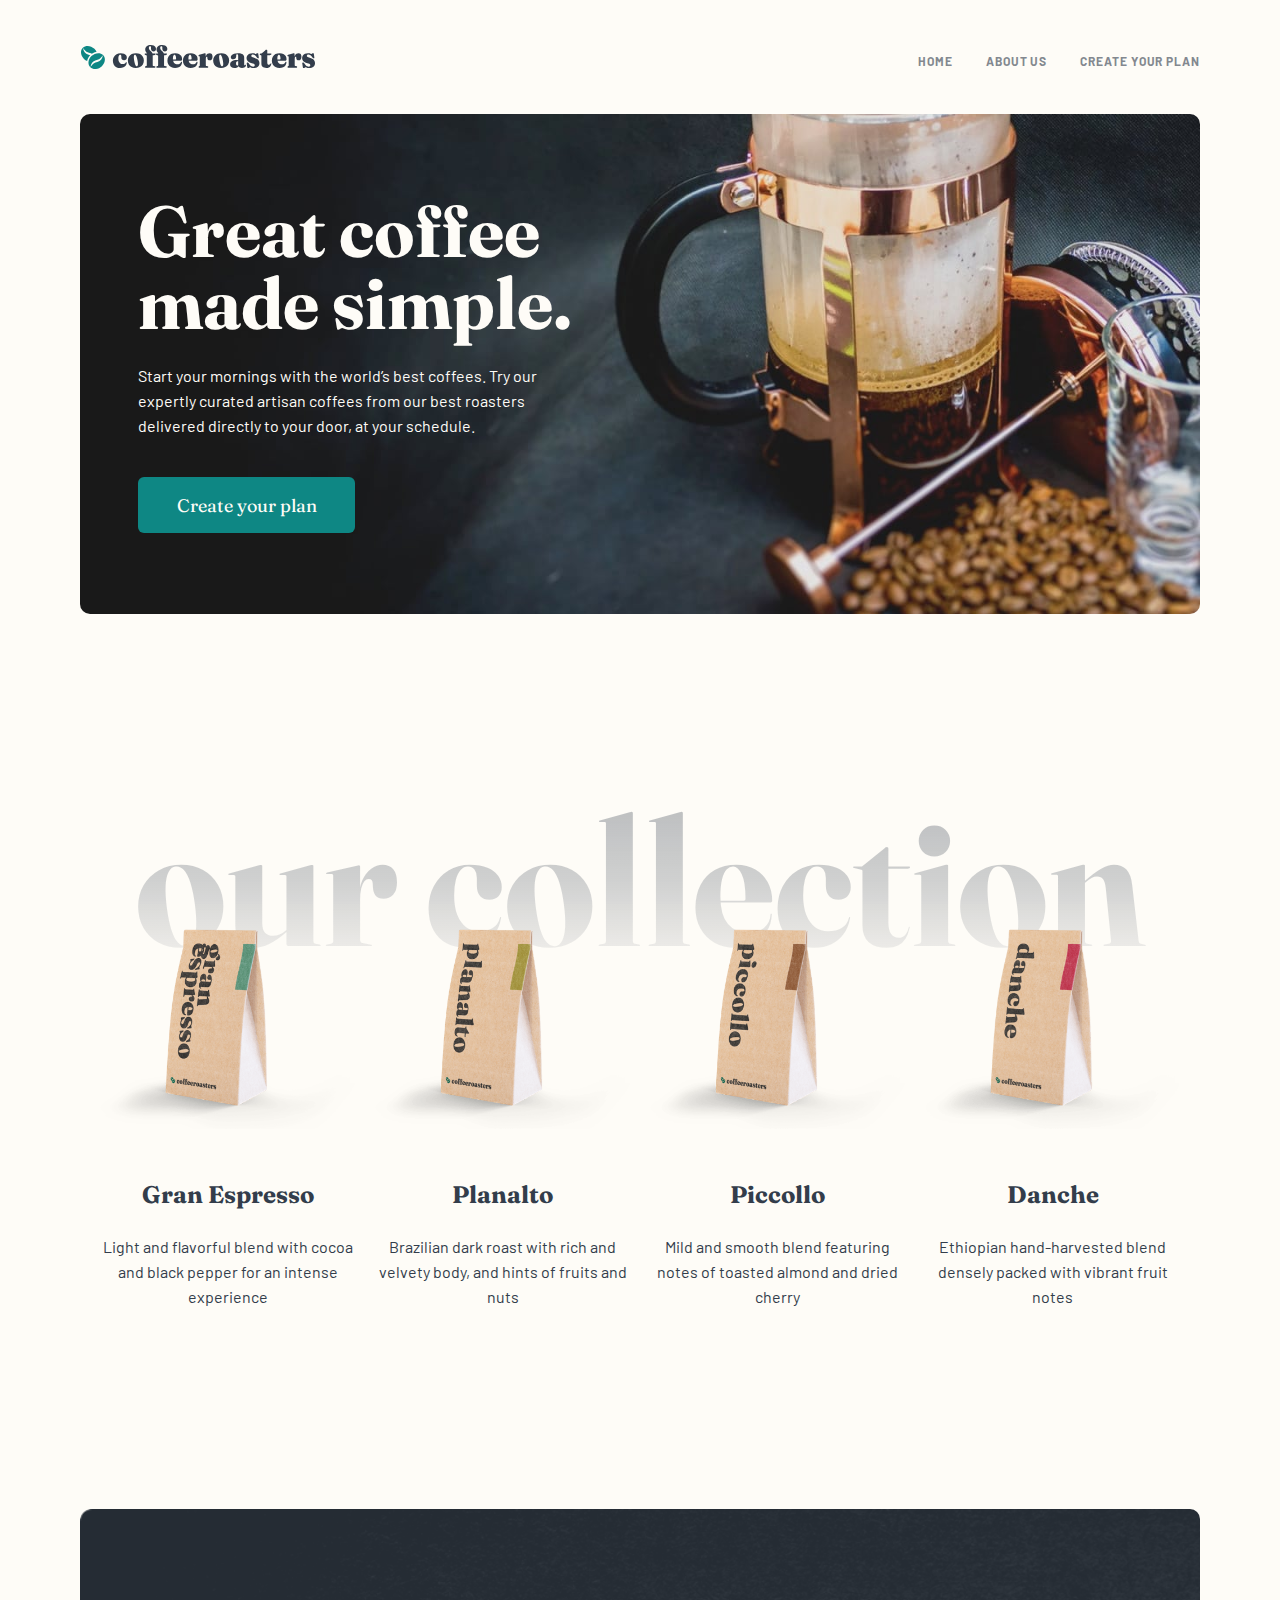
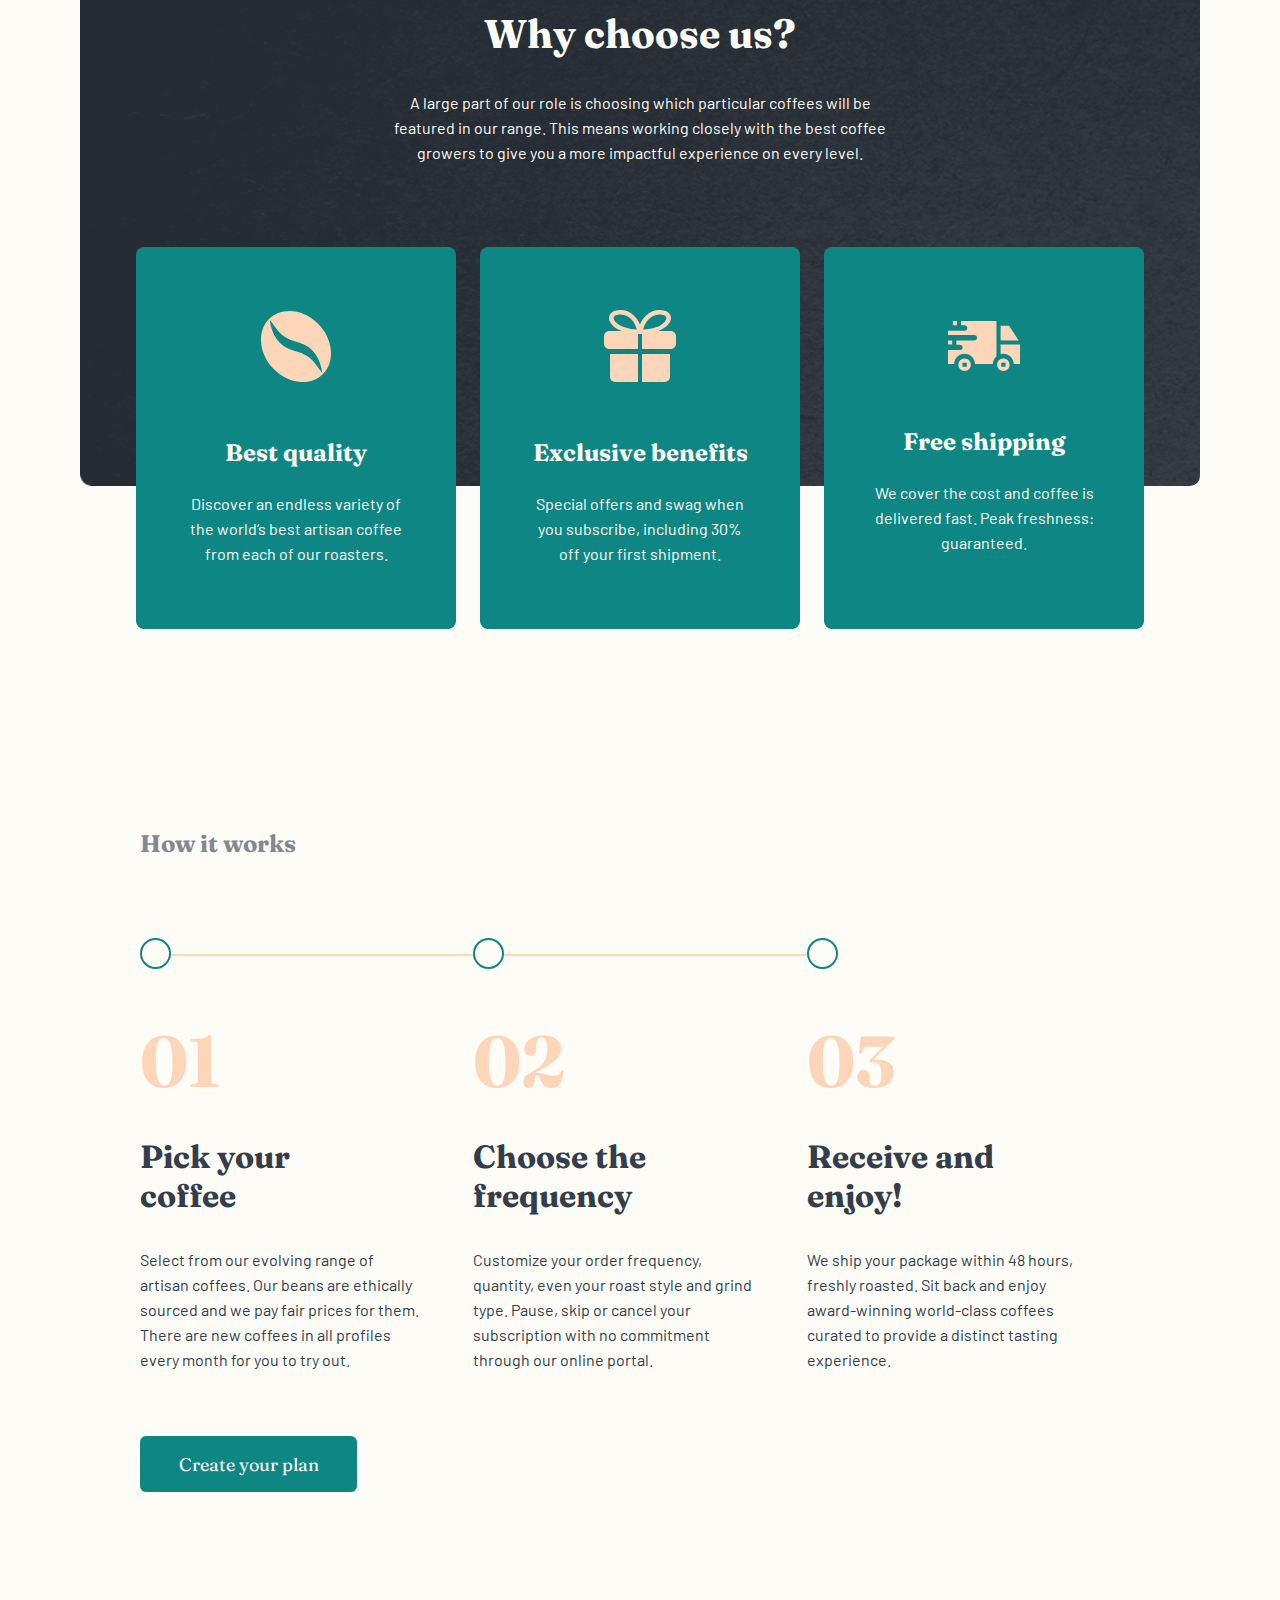
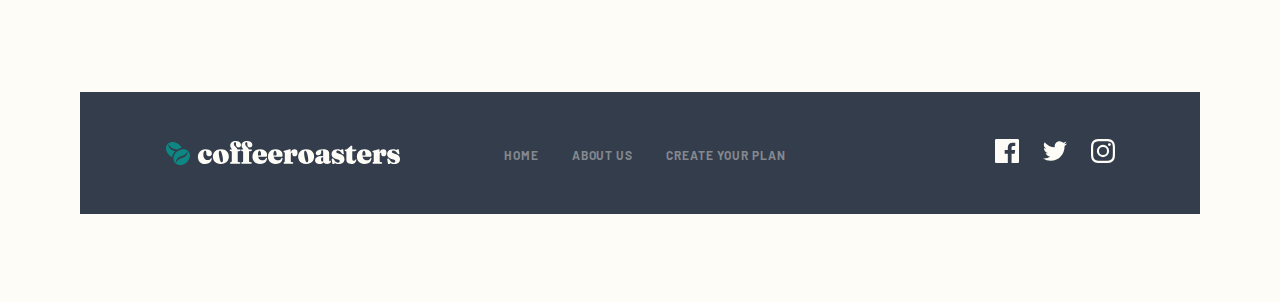
<file: index.html>
<!DOCTYPE html>
<html lang="en">
  <head>
    <meta charset="UTF-8" />
    <meta http-equiv="X-UA-Compatible" content="IE=edge" />
    <meta name="viewport" content="width=device-width, initial-scale=1.0" />
    <link rel="icon" type="image/png" sizes="32x32" href="./assets/favicon-32x32.png" />
    <link rel="stylesheet" href="./style.css" />
    <title>Coffeeroasters subscription site</title>
  </head>
  <body>
    <nav>
      <a href="index.html"
        ><img
          width="163"
          height="18"
          src="./assets/shared/desktop/logo.svg"
          alt="coffeeroasters logo"
          class="logo"
      /></a>
      <a href="javascript:void(0);" class="mobile-nav-link"
        ><img
          width="16"
          height="15"
          src="./assets//shared/mobile/icon-hamburger.svg"
          alt="Open menu"
          id="mobile-nav-icon"
      /></a>
      <ul class="nav-links" id="nav-links">
        <li><a href="index.html">Home</a></li>
        <li><a href="about.html">About Us</a></li>
        <li><a href="plan.html">Create Your Plan</a></li>
      </ul>
    </nav>
    <header class="header_home">
      <h1 class="heading-xl">Great coffee<br />made simple.</h1>
      <p>
        Start your mornings with the world’s best coffees. Try our expertly curated artisan coffees
        from our best roasters delivered directly to your door, at your schedule.
      </p>
      <a href="plan.html" class="cta">Create your plan</a>
    </header>

    <main>
      <article class="collection-container relative">
        <h2 class="gradient-text heading-xl">our collection</h2>
        <section class="collection-item">
          <img
            width="200"
            height="151"
            src="./assets/home/desktop/image-gran-espresso.png"
            alt=""
          />
          <h3 class="heading-sm">Gran Espresso</h3>
          <p>Light and flavorful blend with cocoa and black pepper for an intense experience</p>
        </section>
        <section class="collection-item">
          <img width="200" height="151" src="./assets/home/desktop/image-planalto.png" alt="" />
          <h3 class="heading-sm">Planalto</h3>
          <p>Brazilian dark roast with rich and velvety body, and hints of fruits and nuts</p>
        </section>
        <section class="collection-item">
          <img width="200" height="151" src="./assets/home/desktop/image-piccollo.png" alt="" />
          <h3 class="heading-sm">Piccollo</h3>
          <p>Mild and smooth blend featuring notes of toasted almond and dried cherry</p>
        </section>
        <section class="collection-item">
          <img width="200" height="151" src="./assets/home/desktop/image-danche.png" alt="" />
          <h3 class="heading-sm">Danche</h3>
          <p>Ethiopian hand-harvested blend densely packed with vibrant fruit notes</p>
        </section>
      </article>

      <article class="cards-container">
        <section class="dark-bg">
          <h2 class="heading-md">Why choose us?</h2>
          <p>
            A large part of our role is choosing which particular coffees will be featured in our
            range. This means working closely with the best coffee growers to give you a more
            impactful experience on every level.
          </p>
        </section>
        <div>
          <section class="home card active">
            <img width="72" height="72" src="./assets/home/desktop/icon-coffee-bean.svg" alt="" />
            <h3 class="heading-sm">Best quality</h3>
            <p>
              Discover an endless variety of the world’s best artisan coffee from each of our
              roasters.
            </p>
          </section>
          <section class="home card active">
            <img width="72" height="72" src="./assets/home/desktop/icon-gift.svg" alt="" />
            <h3 class="heading-sm">Exclusive benefits</h3>
            <p>
              Special offers and swag when you subscribe, including 30% off your first shipment.
            </p>
          </section>
          <section class="home card active">
            <img width="72" height="72" src="./assets/home/desktop/icon-truck.svg" alt="" />
            <h3 class="heading-sm">Free shipping</h3>
            <p>We cover the cost and coffee is delivered fast. Peak freshness: guaranteed.</p>
          </section>
        </div>
      </article>

      <article class="steps-container">
        <h2 class="heading-sm">How it works</h2>
        <div>
          <section class="step-item">
            <div>
              <span class="circle"></span>
              <span class="line"></span>
            </div>
            <h3 class="heading-number">01</h3>
            <h4 class="heading-md">Pick your coffee</h4>
            <p>
              Select from our evolving range of artisan coffees. Our beans are ethically sourced and
              we pay fair prices for them. There are new coffees in all profiles every month for you
              to try out.
            </p>
          </section>
          <section class="step-item">
            <div>
              <span class="circle"></span>
              <span class="line"></span>
            </div>
            <h3 class="heading-number">02</h3>
            <h4 class="heading-md">Choose the frequency</h4>
            <p>
              Customize your order frequency, quantity, even your roast style and grind type. Pause,
              skip or cancel your subscription with no commitment through our online portal.
            </p>
          </section>
          <section class="step-item">
            <div>
              <span class="circle"></span>
            </div>
            <h3 class="heading-number">03</h3>
            <h4 class="heading-md">Receive and enjoy!</h4>
            <p>
              We ship your package within 48 hours, freshly roasted. Sit back and enjoy
              award-winning world-class coffees curated to provide a distinct tasting experience.
            </p>
          </section>
        </div>
        <a href="plan.html" class="cta">Create your plan</a>
      </article>
    </main>

    <footer>
      <img
        width="218"
        height="24"
        src="./assets/shared/desktop/logo-footer.svg"
        alt="coffeeroasters logo"
      />
      <ul class="footer-links">
        <li><a href="index.html">Home</a></li>
        <li><a href="about.html">About Us</a></li>
        <li><a href="plan.html">Create Your Plan</a></li>
      </ul>
      <ul class="social-links">
        <li>
          <a href="https://www.facebook.com"
            ><img
              width="24"
              height="24"
              src="./assets/shared/desktop/icon-facebook.svg"
              alt="Facebook icon"
          /></a>
        </li>
        <li>
          <a href="https://www.twitter.com"
            ><img
              width="24"
              height="24"
              src="./assets/shared/desktop/icon-twitter.svg"
              alt="Twitter icon"
          /></a>
        </li>
        <li>
          <a href="https://www.instagram.com"
            ><img
              width="24"
              height="24"
              src="./assets/shared/desktop/icon-instagram.svg"
              alt="Instagram icon"
          /></a>
        </li>
      </ul>
    </footer>
    <script src="./script.js"></script>
  </body>
</html>
</file>
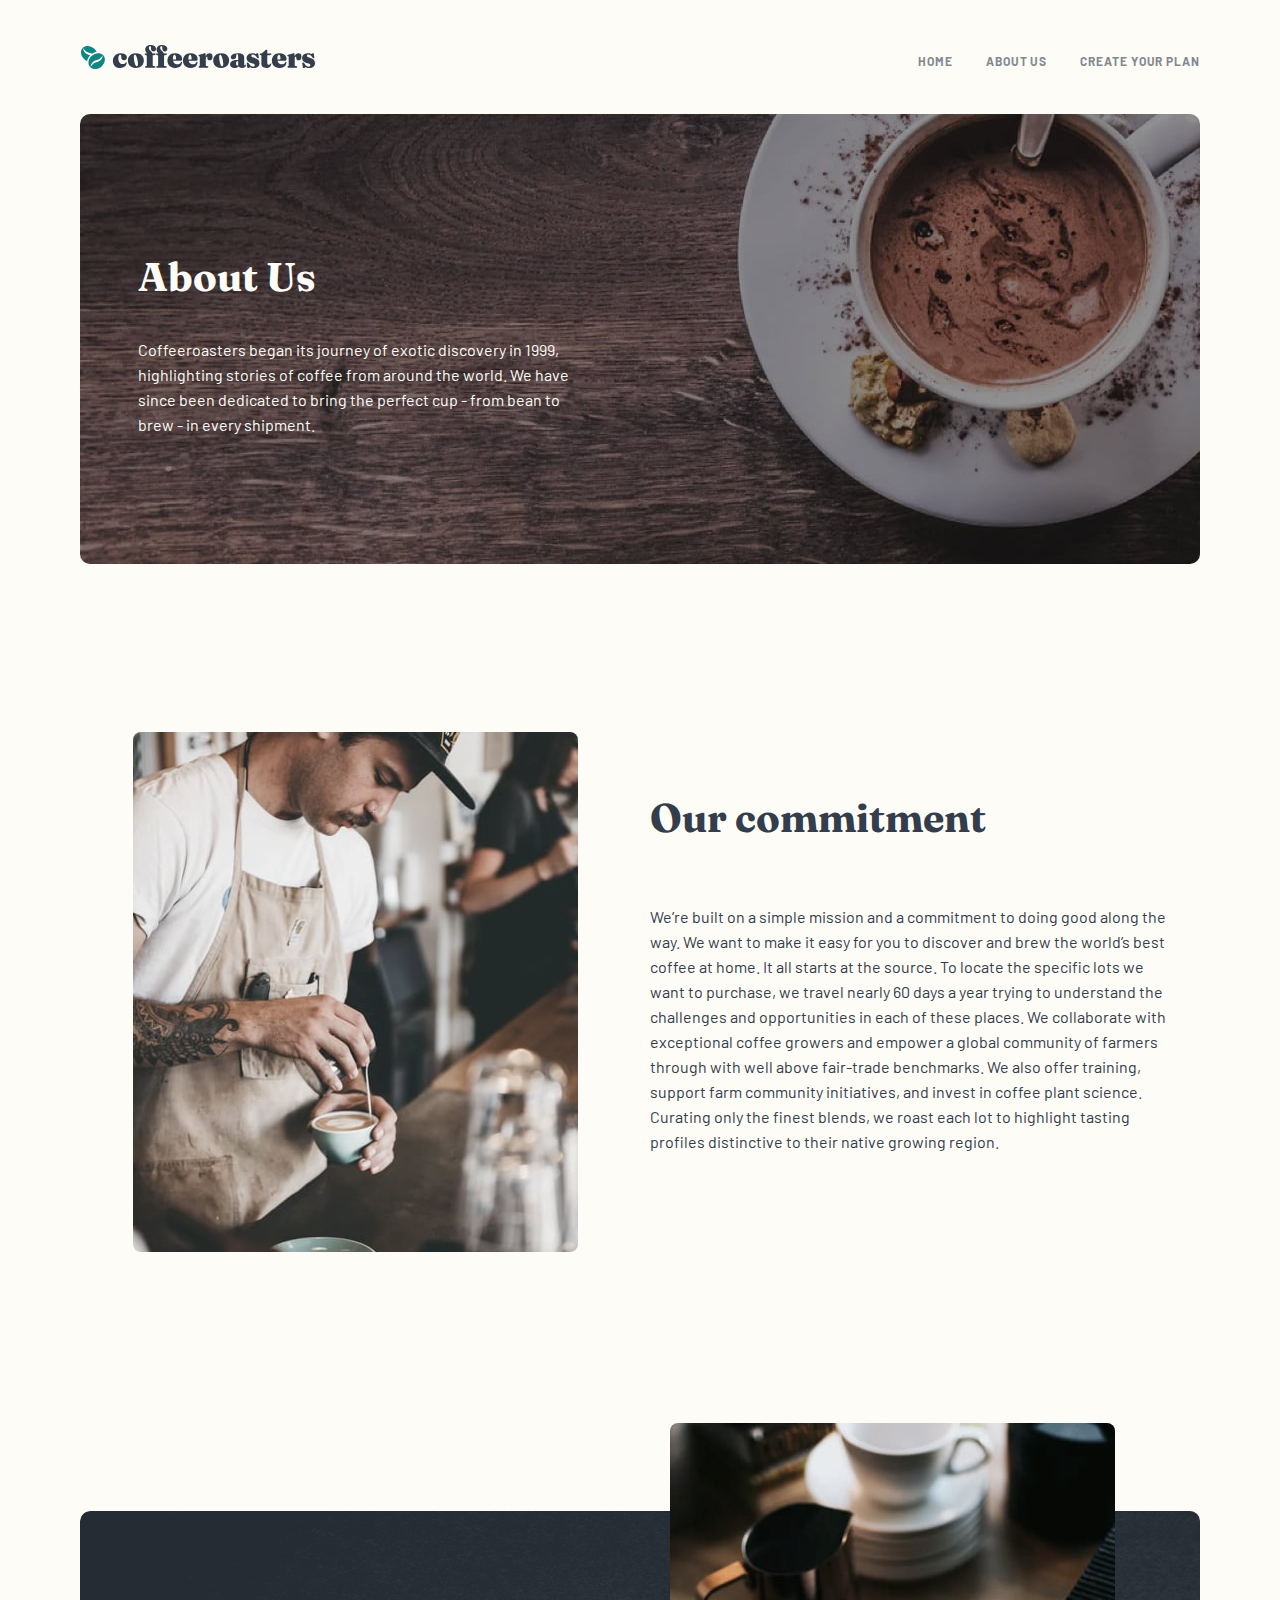
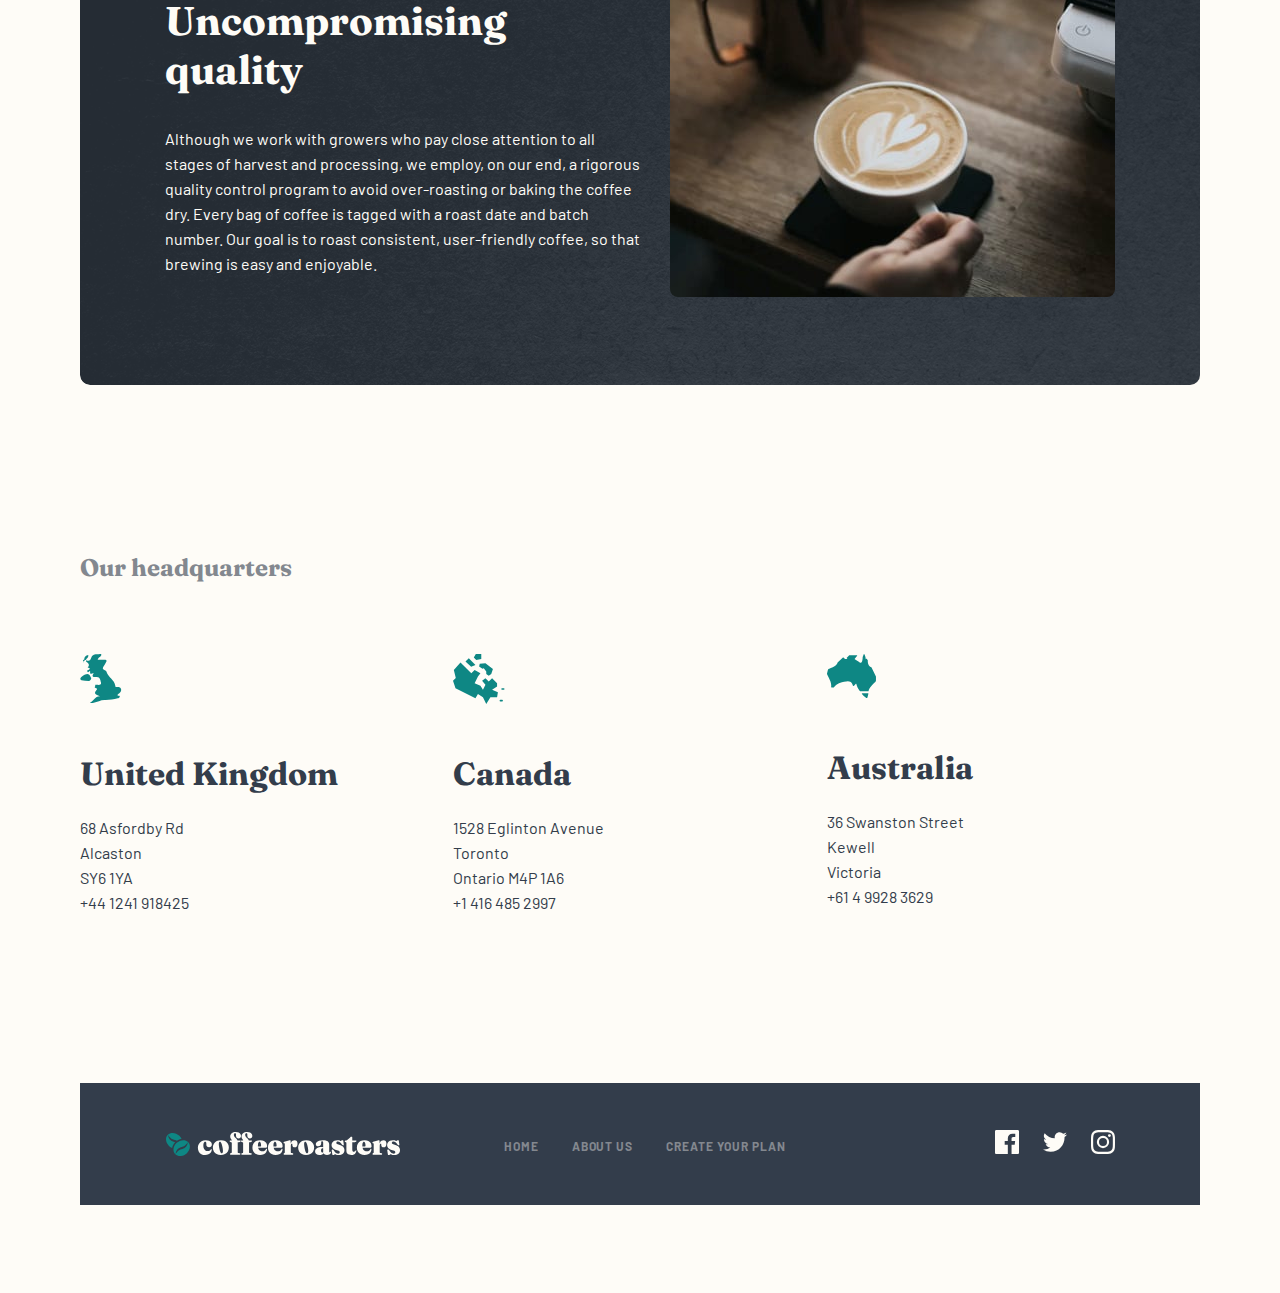
<file: about.html>
<!DOCTYPE html>
<html lang="en">
  <head>
    <meta charset="UTF-8" />
    <meta http-equiv="X-UA-Compatible" content="IE=edge" />
    <meta name="viewport" content="width=device-width, initial-scale=1.0" />
    <link rel="icon" type="image/png" sizes="32x32" href="./assets/favicon-32x32.png" />
    <link rel="stylesheet" href="./style.css" />
    <title>Coffeeroasters - About us</title>
  </head>
  <body>
    <nav>
      <a href="index.html"
        ><img
          width="163"
          height="18"
          src="./assets/shared/desktop/logo.svg"
          alt="coffeeroasters logo"
          class="logo"
      /></a>
      <a href="javascript:void(0);" class="mobile-nav-link"
        ><img
          width="16"
          height="15"
          src="./assets//shared/mobile/icon-hamburger.svg"
          alt="Open menu"
          id="mobile-nav-icon"
      /></a>
      <ul class="nav-links" id="nav-links">
        <li><a href="index.html">Home</a></li>
        <li><a href="about.html">About Us</a></li>
        <li><a href="plan.html">Create Your Plan</a></li>
      </ul>
    </nav>
    <header class="header_about">
      <h1 class="heading-md">About Us</h1>
      <p>
        Coffeeroasters began its journey of exotic discovery in 1999, highlighting stories of coffee
        from around the world. We have since been dedicated to bring the perfect cup - from bean to
        brew - in every shipment.
      </p>
    </header>
    <main>
      <article class="about commitment-container">
        <picture>
          <source media="(min-width:1000px)" srcset="./assets/about/desktop/image-commitment.jpg" />
          <source media="(min-width:700px)" srcset="./assets/about/tablet/image-commitment.jpg" />
          <img src="./assets/about/mobile/image-commitment.jpg" alt="" />
        </picture>
        <h2 class="heading-lg">Our commitment</h2>
        <p>
          We’re built on a simple mission and a commitment to doing good along the way. We want to
          make it easy for you to discover and brew the world’s best coffee at home. It all starts
          at the source. To locate the specific lots we want to purchase, we travel nearly 60 days a
          year trying to understand the challenges and opportunities in each of these places. We
          collaborate with exceptional coffee growers and empower a global community of farmers
          through with well above fair-trade benchmarks. We also offer training, support farm
          community initiatives, and invest in coffee plant science. Curating only the finest
          blends, we roast each lot to highlight tasting profiles distinctive to their native
          growing region.
        </p>
      </article>

      <article class="about quality-container">
        <picture>
          <source media="(min-width:1000px)" srcset="./assets/about/desktop/image-quality.jpg" />
          <source media="(min-width:500px)" srcset="./assets/about/tablet/image-quality.jpg" />
          <img src="./assets/about/mobile/image-quality.jpg" alt="" />
        </picture>
        <section class="dark-bg">
          <h2 class="heading-lg">Uncompromising quality</h2>
          <p>
            Although we work with growers who pay close attention to all stages of harvest and
            processing, we employ, on our end, a rigorous quality control program to avoid
            over-roasting or baking the coffee dry. Every bag of coffee is tagged with a roast date
            and batch number. Our goal is to roast consistent, user-friendly coffee, so that brewing
            is easy and enjoyable.
          </p>
        </section>
      </article>

      <article class="about headquarters-container">
        <h2 class="heading-sm">Our headquarters</h2>
        <div>
          <section class="headquarter-item">
            <svg width="42" height="50" xmlns="http://www.w3.org/2000/svg">
              <path
                d="M20.161.03c1.828-.286 1.245 1.417.453 2.237-.92.964-2.406 1.391-2.942 3.527 2.361 0 4.4.048 6.44-.013 2.619-.078 3.063.875 1.619 2.994-.712 1.05-1.117 2.32-1.898 3.303-1.514 1.894-1.48 3.189 1.003 4.072.625.222 1.43.778 1.589 1.342.687 2.435 2.247 4.318 3.88 6.148l.615.684c1.947 2.167 3.856 4.346 4.388 7.373.164.922-.008 1.403 1.264 1.295 1.834-.173 4.003-.195 4.514 2.144.492 2.23-1.1 3.65-2.803 4.828-.333.228-.552.608-.883 1.003.314 1.37 2.372.075 2.386 1.43.011 1.128-1.197 1.653-2.033 1.911-4.264 1.325-8.756 1.775-13.128 1.686-4.028-.088-7.189 2.198-10.922 2.74-1.061.158-2.034.68-3.761-.015 4-1.452 4.616-6.625 10.402-6.38-1.791-.745-2.541-1.083-3.316-1.367-2.33-.841-2.642-2.478-.903-4.372.98-1.064 1.658-2.206-.564-2.667-1.175-.242-.95-.735-.643-1.288l.098-.176c.211-.386.396-.79.131-1.152-.372-.511.85-.656 1.556-.567 2.089.27 5.041.63 4.23-2.422-.522-1.956-.827-5.872-4.689-5.364-3.655.48-4.802-.425-2.516-3.742-.392-.175-.91-.032-1.433.155l-.196.072c-1.207.449-2.352.95-1.918-1.89.025-.176-.32-.595-.39-.576-.841.267-1.741 2.33-2.463.45-.711-1.85 2.439-.955 2.514-3.197-.148-.478-2.834.292-1.878-1.028 1.908-2.633.586-3.801-1.028-5.031l-.244-.185-.123-.094-.246-.188-.123-.096c-.339-.264.003-.725.042-1.153 0-.008-.006-.022-.006-.03a.594.594 0 00-.086-.384c-.089-.06-.164-.091-.256-.153a.136.136 0 00.04-.05c.022-.008.047-.013.069-.022.097.07.1.145.153.225l.202.124c2.338 1.376 3.666.533 4.603-1.565.133-.312.261-.648.386-1.006C12.437.398 14.94.225 17.425.181l.604-.01.4-.007A13.248 13.248 0 0020.16.03zm-13 20.025l.147.003c2.725.15 2.856 2.692 3.934 4.045-.092 1.833-1.2 2.87-2.392 2.875-2.456.03-4.93-.395-7.372-.792-.561-.092-1.2-.68-1.14-1.528.123-1.555 4.865-4.725 6.97-4.6zM3.667 7.642c.216.341.33.636-.092.783-.08-.294-.017-.544.092-.783zM8.192.878c.75 2.536-1.542 3.378-2.261 4.964-.398.1-.798.208-1.195.31-.353.529-.844.984-1.067 1.49a5.448 5.448 0 00-.137-.202l-.098-.138a17.758 17.758 0 01-.05-.07l-.096-.14c-.389-.581-.59-1.149.95-1.3-.185-2.82 1.329-4.214 3.954-4.914z"
                fill="#0E8784"
                fill-rule="nonzero"
              />
            </svg>
            <h3 class="heading-md">United Kingdom</h3>
            <p>68 Asfordby Rd</p>
            <p>Alcaston</p>
            <p>SY6 1YA</p>
            <p>+44 1241 918425</p>
          </section>
          <section class="headquarter-item">
            <svg width="52" height="50" xmlns="http://www.w3.org/2000/svg">
              <path
                d="M7.484 8.42l10.811 10.81 3.327-3.326 5.82 3.327-2.494 3.326-3.326 6.653 5.82 2.495 2.496 4.158 2.494-4.99-3.326-4.158 3.326-2.495 3.327 3.327 3.326-3.327 4.99 4.99v3.326l-4.99 3.327 5.821 2.495-.831 4.99h-6.653L33.264 50l-3.326-6.653-4.99-3.326-2.495 4.158-19.958-9.98L0 26.716l2.786-2.76-1.954-8.05L7.484 8.42zm41.58 37.422a.832.832 0 110 1.663h-1.663a.832.832 0 010-1.663h1.663zM50.728 34.2a.832.832 0 010 1.663h-1.664a.832.832 0 010-1.663h1.664zM32.432 9.252l7.485 5.82-1.663 4.99-2.495 1.664-2.495-1.664v-2.494l-2.495-3.327-1.321.565-3.322-2.416.604-2.717 5.702-.42zM15.8 4.262l6.653 6.653-4.306 1.726-5.673-5.053L15.8 4.261zM22.83.043l5.444.06v4.99l-4.99.832L20.79 3.43 22.83.044z"
                fill="#0E8784"
                fill-rule="nonzero"
              />
            </svg>
            <h3 class="heading-md">Canada</h3>
            <p>1528 Eglinton Avenue</p>
            <p>Toronto</p>
            <p>Ontario M4P 1A6</p>
            <p>+1 416 485 2997</p>
          </section>
          <section class="headquarter-item">
            <svg width="49" height="44" xmlns="http://www.w3.org/2000/svg">
              <path
                d="M40.967 39.325c.273 0 .468.253.401.517l-.848 3.36a.99.99 0 01-1.517.58 18.332 18.332 0 01-4.067-3.79.413.413 0 01.324-.667zM36.746.215a.317.317 0 01.57-.04c.51.889 1.42 2.776 1.42 4.979l.499-.362a.315.315 0 01.437.062l1.09 1.427a.34.34 0 01.061.222c-.072.77-.272 5.015 3.435 6.716a.312.312 0 01.154.15l4.525 9.1c.02.047.03.093.03.145v3.831c0 .584-.246 1.138-.683 1.526-1.774 1.582-6.412 5.971-6.695 9.011a.314.314 0 01-.313.285H33.3a.303.303 0 01-.149-.036c-.514-.28-3.229-3.857-3.78-7.327a.315.315 0 00-.544-.16l-1.784 1.985a.863.863 0 01-.648.29.558.558 0 01-.55-.465c-.206-1.21-1.121-4.375-4.957-4.375-2.057 0-5.26.797-8.232 1.696 0 0-3.29 1.034-5.722 4.343a.442.442 0 01-.36.181H4.569a.454.454 0 01-.447-.522c.483-3.092-.869-6.261-2.324-9.177-.591-1.184-1.193-2.327-1.697-3.408a1.112 1.112 0 01-.072-.718l.92-3.857c.088-.373.366-.673.73-.786l.295-.095.342-.114c2.43-.826 7.673-2.944 8.187-5.929a.31.31 0 01.092-.17l5.363-5.196a.319.319 0 01.468.03c.504.637 1.908 2.053 3.995 1.355l-.648-.656a.317.317 0 01.006-.455l2.452-2.327a.302.302 0 01.216-.088h7.476a.32.32 0 01.247.522L27.769 4.74a.321.321 0 00.072.47l2.695 1.77.515.337 1.674 1.099a1.483 1.483 0 002.19-.677c.396-.967.767-2.472.772-4.71 0-.037.005-.078.02-.114z"
                fill="#0E8784"
                fill-rule="nonzero"
              />
            </svg>
            <h3 class="heading-md">Australia</h3>
            <p>36 Swanston Street</p>
            <p>Kewell</p>
            <p>Victoria</p>
            <p>+61 4 9928 3629</p>
          </section>
        </div>
      </article>
    </main>

    <footer>
      <img
        width="218"
        height="24"
        src="./assets/shared/desktop/logo-footer.svg"
        alt="coffeeroasters logo"
      />
      <ul class="footer-links">
        <li><a href="index.html">Home</a></li>
        <li><a href="about.html">About Us</a></li>
        <li><a href="plan.html">Create Your Plan</a></li>
      </ul>
      <ul class="social-links">
        <li>
          <a href="https://www.facebook.com"
            ><img
              width="24"
              height="24"
              src="./assets/shared/desktop/icon-facebook.svg"
              alt="Facebook icon"
          /></a>
        </li>
        <li>
          <a href="https://www.twitter.com"
            ><img
              width="24"
              height="24"
              src="./assets/shared/desktop/icon-twitter.svg"
              alt="Twitter icon"
          /></a>
        </li>
        <li>
          <a href="https://www.instagram.com"
            ><img
              width="24"
              height="24"
              src="./assets/shared/desktop/icon-instagram.svg"
              alt="Instagram icon"
          /></a>
        </li>
      </ul>
    </footer>
    <script src="./script.js"></script>
  </body>
</html>
</file>
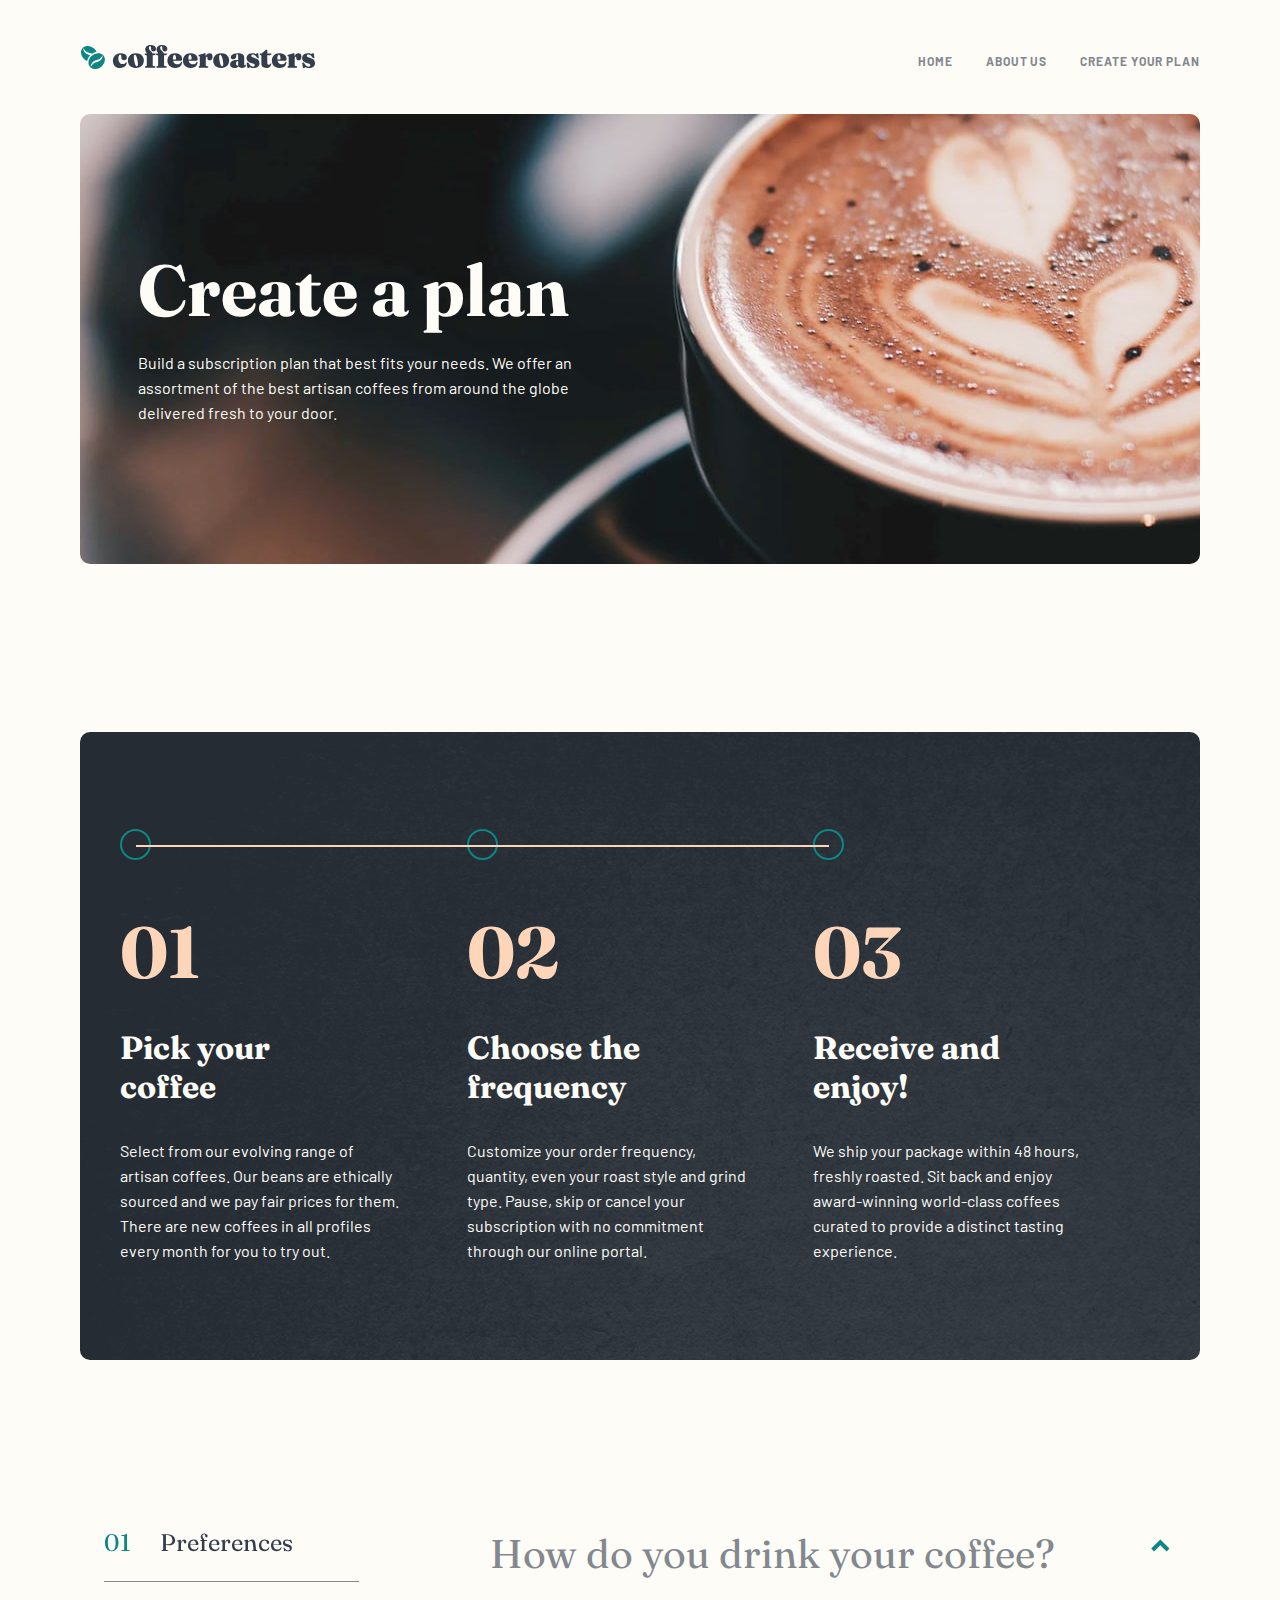
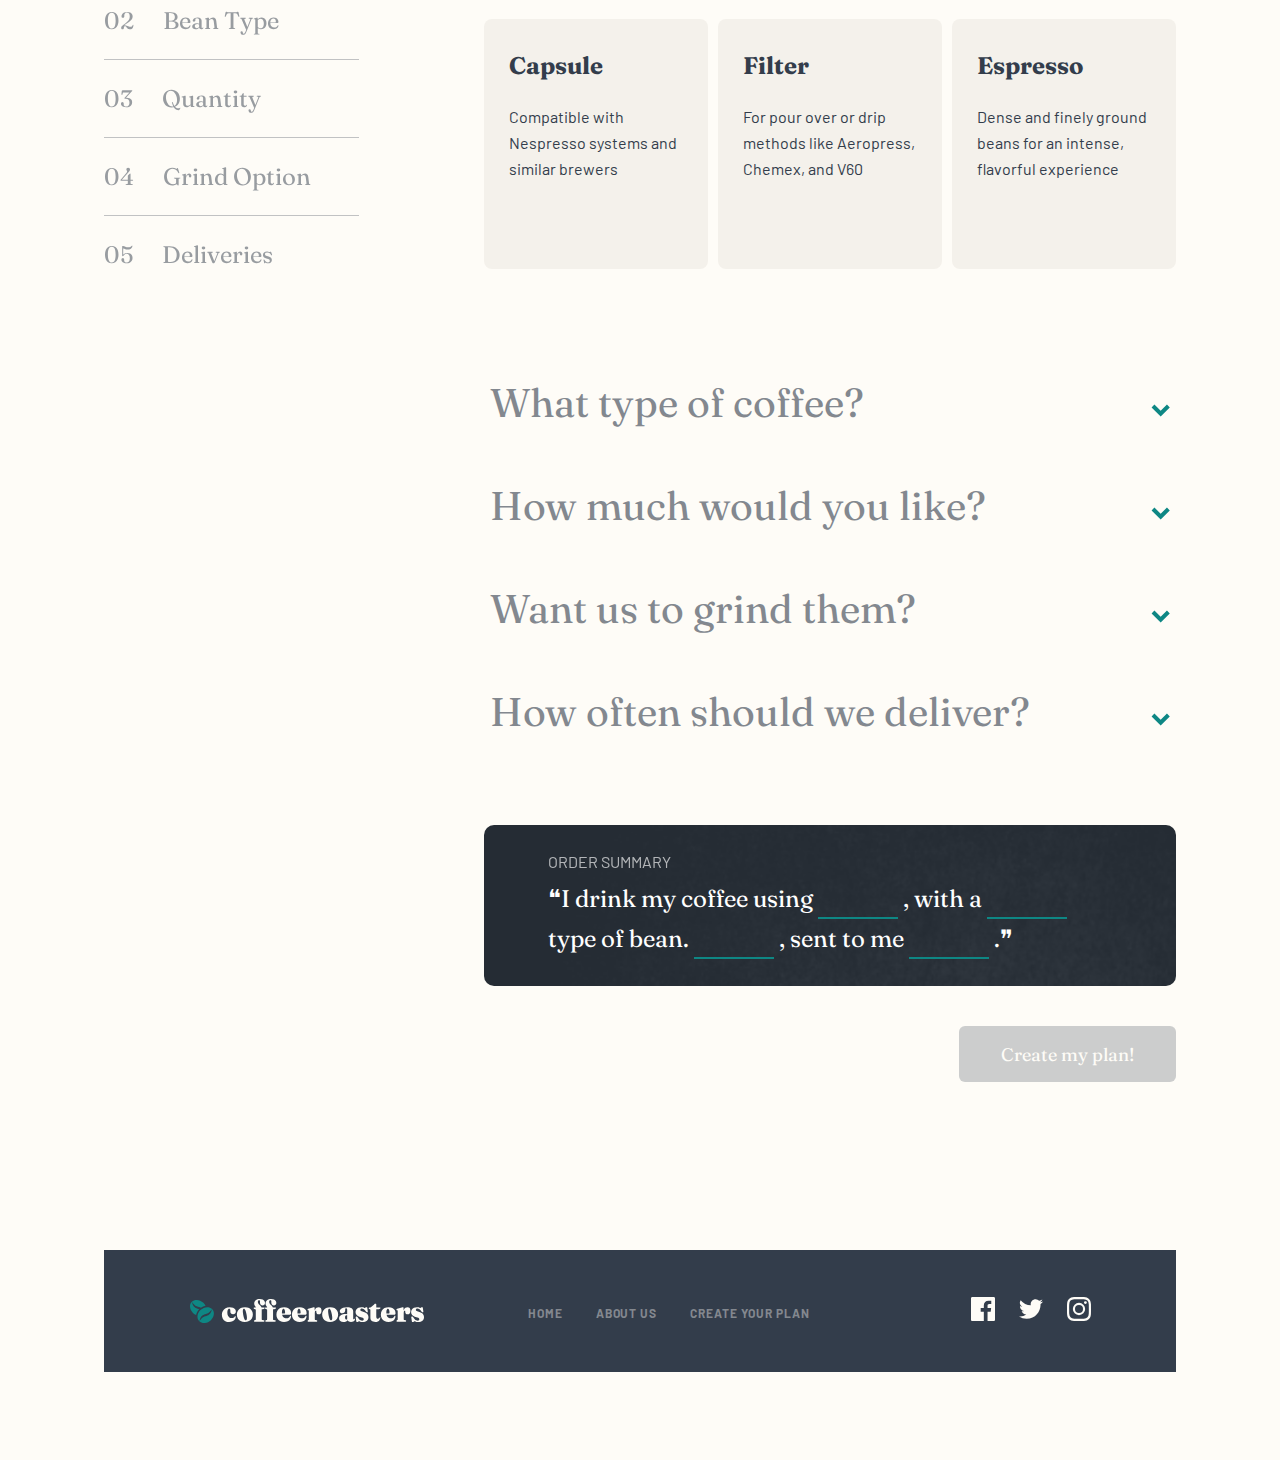
<file: plan.html>
<!DOCTYPE html>
<html lang="en">
  <head>
    <meta charset="UTF-8" />
    <meta http-equiv="X-UA-Compatible" content="IE=edge" />
    <meta name="viewport" content="width=device-width, initial-scale=1.0" />
    <link rel="stylesheet" href="./style.css" />
    <title>Coffeeroasters - Subscribe</title>
  </head>
  <body class="body_plan">
    <div class="overlay hidden">
      <div class="modal">
        <h2 class="modal--heading heading-md">Order Summary</h2>
        <div class="modal--body">
          <p class="modal--summary"></p>
          <p class="modal--small-text">
            Is this correct? You can proceed to checkout or go back to plan selection if something
            is off. Subscription discount codes can also be redeemed at the checkout.
          </p>
        </div>
      </div>
    </div>
    <nav class="nav_plan">
      <a href="index.html"
        ><img
          width="163"
          height="18"
          src="./assets/shared/desktop/logo.svg"
          alt="coffeeroasters logo"
          class="logo"
      /></a>
      <a href="javascript:void(0);" class="mobile-nav-link"
        ><img
          width="16"
          height="15"
          src="./assets//shared/mobile/icon-hamburger.svg"
          alt="Open menu"
          id="mobile-nav-icon"
      /></a>
      <ul class="nav-links" id="nav-links">
        <li><a href="index.html">Home</a></li>
        <li><a href="about.html">About Us</a></li>
        <li><a href="plan.html">Create Your Plan</a></li>
      </ul>
    </nav>
    <header class="header_plan">
      <h1 class="heading-xl">Create a plan</h1>
      <p>
        Build a subscription plan that best fits your needs. We offer an assortment of the best
        artisan coffees from around the globe delivered fresh to your door.
      </p>
    </header>

    <main>
      <article class="plan steps-container dark-bg">
        <div>
          <section class="step-item">
            <div>
              <span class="circle"></span>
              <span class="line"></span>
            </div>
            <h3 class="heading-number">01</h3>
            <h4 class="heading-md">Pick your coffee</h4>
            <p>
              Select from our evolving range of artisan coffees. Our beans are ethically sourced and
              we pay fair prices for them. There are new coffees in all profiles every month for you
              to try out.
            </p>
          </section>
          <section class="step-item">
            <div>
              <span class="circle"></span>
              <span class="line"></span>
            </div>
            <h3 class="heading-number">02</h3>
            <h4 class="heading-md">Choose the frequency</h4>
            <p>
              Customize your order frequency, quantity, even your roast style and grind type. Pause,
              skip or cancel your subscription with no commitment through our online portal.
            </p>
          </section>
          <section class="step-item">
            <div>
              <span class="circle"></span>
            </div>
            <h3 class="heading-number">03</h3>
            <h4 class="heading-md">Receive and enjoy!</h4>
            <p>
              We ship your package within 48 hours, freshly roasted. Sit back and enjoy
              award-winning world-class coffees curated to provide a distinct tasting experience.
            </p>
          </section>
        </div>
      </article>

      <article class="form-container">
        <section class="side-nav" style="display: hidden">
          <a href="#preference" class="nav-step preference selected">
            <span class="step-number">01</span>Preferences
          </a>
          <a href="#type" class="nav-step type"><span class="step-number">02</span>Bean Type</a>
          <a href="#weight" class="nav-step weight"><span class="step-number">03</span>Quantity</a>
          <a href="#ground" class="nav-step ground"
            ><span class="step-number">04</span>Grind Option</a
          >
          <a href="#delivery" class="nav-step delivery"
            ><span class="step-number">05</span>Deliveries</a
          >
        </section>
        <form class="form_plan">
          <button class="accordion active preference" id="preference" type="button">
            How do you drink your coffee?
          </button>
          <div class="panel" style="max-height: max-content; margin-bottom: 96px">
            <input type="radio" name="preference" id="Capsule" value="capsule" />
            <label for="Capsule" class="card">
              <span class="label-heading">Capsule</span>
              <span class="label-description"
                >Compatible with Nespresso systems and similar brewers</span
              >
            </label>
            <input type="radio" name="preference" id="Filter1" value="filter" />
            <label for="Filter1" class="card">
              <span class="label-heading">Filter</span>
              <span class="label-description"
                >For pour over or drip methods like Aeropress, Chemex, and V60</span
              >
            </label>
            <input type="radio" name="preference" id="Espresso" value="espresso" />
            <label for="Espresso" class="card">
              <span class="label-heading">Espresso</span>
              <span class="label-description"
                >Dense and finely ground beans for an intense, flavorful experience</span
              >
            </label>
          </div>

          <button class="accordion type" id="type" type="button">What type of coffee?</button>
          <div class="panel">
            <input type="radio" name="type" id="SingleOrigin" value="single origin" />
            <label for="SingleOrigin" class="card">
              <span class="label-heading">Single origin</span>
              <span class="label-description"
                >Distinct, high quality coffee from a specific family-owned farm</span
              >
            </label>
            <input type="radio" name="type" id="Decaf" value="decaf" />
            <label for="Decaf" class="card">
              <span class="label-heading">Decaf</span>
              <span class="label-description"
                >Just like regular coffee, except the caffeine has been removed</span
              >
            </label>
            <input type="radio" name="type" id="Blended" value="blended" />
            <label for="Blended" class="card">
              <span class="label-heading">Blended</span>
              <span class="label-description"
                >Combination of two or three dark roasted beans of organic coffees</span
              >
            </label>
          </div>

          <button class="accordion weight" id="weight" type="button">
            How much would you like?
          </button>
          <div class="panel">
            <input type="radio" name="weight" id="250g" value="250g" />
            <label for="250g" class="card">
              <span class="label-heading">250g</span>
              <span class="label-description"
                >Perfect for the solo drinker. Yields about 12 delicious cups.</span
              >
            </label>
            <input type="radio" name="weight" id="500g" value="500g" />
            <label for="500g" class="card">
              <span class="label-heading">500g</span>
              <span class="label-description"
                >Perfect option for a couple. Yields about 40 delectable cups.</span
              >
            </label>
            <input type="radio" name="weight" id="1000g" value="1000g" />
            <label for="1000g" class="card">
              <span class="label-heading">1000g</span>
              <span class="label-description"
                >Perfect for offices and events. Yields about 90 delightful cups.</span
              >
            </label>
          </div>

          <button class="accordion ground" id="ground" type="button">Want us to grind them?</button>
          <div class="panel">
            <input type="radio" name="ground" id="Wholebean" value="wholebean" />
            <label for="Wholebean" class="card">
              <span class="label-heading">Wholebean</span>
              <span class="label-description"
                >Best choice if you cherish the full sensory experience</span
              >
            </label>
            <input type="radio" name="ground" id="Filter2" value="filter" />
            <label for="Filter2" class="card">
              <span class="label-heading">Filter</span>
              <span class="label-description"
                >For drip or pour-over coffee methods such as V60 or Aeropress</span
              >
            </label>
            <input type="radio" name="ground" id="Cafetiére" value="cafetiére" />
            <label for="Cafetiére" class="card">
              <span class="label-heading">Cafetiére</span>
              <span class="label-description"
                >Course ground beans specially suited for french press coffee</span
              >
            </label>
          </div>

          <button class="accordion delivery" id="delivery" type="button">
            How often should we deliver?
          </button>
          <div class="panel">
            <input type="radio" name="delivery" id="weekly" value="every week" />
            <label for="weekly" class="card">
              <span class="label-heading">Every week</span>
              <span class="label-description"
                >$<span class="price">14.00</span> per shipment. Includes free first-class
                shipping.</span
              >
            </label>
            <input type="radio" name="delivery" id="twice" value="every 2 weeks" />
            <label for="twice" class="card">
              <span class="label-heading">Every 2 weeks</span>
              <span class="label-description"
                >$<span class="price">17.25</span> per shipment. Includes free priority
                shipping.</span
              >
            </label>
            <input type="radio" name="delivery" id="monthly" value="every month" />
            <label for="monthly" class="card">
              <span class="label-heading">Every month</span>
              <span class="label-description"
                >$<span class="price">22.50</span> per shipment. Includes free priority
                shipping.</span
              >
            </label>
          </div>

          <section class="summary-container">
            <h2>ORDER SUMMARY</h2>
            <!-- Summary text generated by javascript -->
          </section>
          <button type="submit" class="cta" disabled>Create my plan!</button>
        </form>
      </article>
    </main>

    <footer class="footer_plan">
      <img
        width="218"
        height="24"
        src="./assets/shared/desktop/logo-footer.svg"
        alt="coffeeroasters logo"
      />
      <ul class="footer-links">
        <li><a href="index.html">Home</a></li>
        <li><a href="about.html">About Us</a></li>
        <li><a href="plan.html">Create Your Plan</a></li>
      </ul>
      <ul class="social-links">
        <li>
          <a href="https://www.facebook.com"
            ><img
              width="24"
              height="24"
              src="./assets/shared/desktop/icon-facebook.svg"
              alt="Facebook icon"
          /></a>
        </li>
        <li>
          <a href="https://www.twitter.com"
            ><img
              width="24"
              height="24"
              src="./assets/shared/desktop/icon-twitter.svg"
              alt="Twitter icon"
          /></a>
        </li>
        <li>
          <a href="https://www.instagram.com"
            ><img
              width="24"
              height="24"
              src="./assets/shared/desktop/icon-instagram.svg"
              alt="Instagram icon"
          /></a>
        </li>
      </ul>
    </footer>
    <script src="./script.js"></script>
  </body>
</html>
</file>
<file: style.css>
@import url('https://fonts.googleapis.com/css2?family=Barlow:wght@400;700&family=Fraunces:opsz,wght@9..144,900&display=swap');

:root {
  --light-cream: #fefcf7;
  --cream: #f4f1eb;
  --grey: #83888f;
  --dark-grey-blue: #333d4b;
  --dark-cyan: #0e8784;
  --pale-orange: #fdd6ba;
}

* {
  margin: 0;
  box-sizing: border-box;
}

a {
  text-decoration: none;
  font-family: 'Fraunces', serif;
  color: var(--dark-grey-blue);
}

ul {
  list-style: none;
  padding: 0;
}

button {
  font-family: 'Fraunces', serif;
  border: none;
  transition: all 0.3s;
  cursor: pointer;
}

h1,
h2,
h3,
h4,
h5,
h6 {
  font-family: 'Fraunces', serif;
}

.heading-xl {
  font-size: 40px;
}

.heading-lg {
  font-size: 32px;
}

.heading-md {
  font-size: 28px;
}

.heading-sm {
  font-size: 24px;
}

p {
  line-height: 25px;
  font-size: 15px;
}

img {
  height: auto;
}

body {
  font-family: 'Barlow', sans-serif;
  font-size: 16px;
  background-color: var(--light-cream);
  color: var(--dark-grey-blue);
  padding: 32px 24px 72px 24px;
}

.body_plan {
  padding: 32px 0 72px 0;
  position: relative;
}

.body_plan.overlay-visible {
  height: 100vh;
  overflow: hidden;
}

nav {
  display: flex;
  align-items: center;
  justify-content: space-between;
  position: relative;
}

ul.nav-links {
  display: none;
}

ul.nav-links.open {
  position: absolute;
  top: 100%;
  left: 0;
  display: flex;
  flex-direction: column;
  z-index: 10;
  width: 100%;
  height: 120vh;
  text-align: center;
  padding-top: 80px;
  background: rgb(254, 252, 247);
  background: linear-gradient(
    180deg,
    rgba(254, 252, 247, 1) 0%,
    rgba(254, 252, 247, 1) 50%,
    rgba(254, 252, 247, 0.75) 100%
  );
}

ul.nav-links.open li {
  margin-bottom: 39px;
  font-size: 24px;
  line-height: 32px;
}

.nav_plan {
  margin: 0 24px;
}

header {
  border-radius: 10px;
  overflow: hidden;
  background-repeat: no-repeat;
  background-size: cover;
  text-align: center;
  display: flex;
  flex-direction: column;
  justify-content: center;
  align-items: center;
  gap: 24px;
  padding: 24px;
  margin-top: 40px;
  color: var(--light-cream);
}

.header_home {
  height: 500px;
  background-image: url('./assets/home/mobile/image-hero-coffeepress.jpg');
}

.header_about {
  height: 400px;
  background-image: url('./assets/about/mobile/image-hero-whitecup.jpg');
}

.header_plan {
  height: 400px;
  background-image: url('./assets/plan/mobile/image-hero-blackcup.jpg');
  margin: 40px 24px 0 24px;
}

header p {
  font-family: 'Barlow', sans-serif;
}

a.cta,
button.cta,
.modal--body button {
  -webkit-appearance: button;
  -moz-appearance: button;
  appearance: button;
  background-color: var(--dark-cyan);
  color: var(--light-cream);
  font-size: 18px;
  border-radius: 6px;
  width: 217px;
  height: 56px;
  display: flex;
  align-items: center;
  justify-content: center;
}

header a.cta {
  margin-top: 15px;
}

a:active,
button.cta:active,
.modal--body button:active {
  transform: scale(0.98);
}

article {
  text-align: center;
  margin: 120px 0;
  width: 100%;
}

/* ------------- HOME PAGE ------------- */
.gradient-text {
  font-size: 40px;
  background: linear-gradient(180deg, #83888fb6 0%, #83888f77 50%, var(--light-cream) 100%);
  background-clip: text;
  -webkit-background-clip: text;
  -webkit-text-fill-color: transparent;
  margin-bottom: 30px;
}

.collection-item {
  margin-bottom: 48px;
}

.collection-item .heading-sm {
  margin-top: 24px;
}

.collection-item p {
  max-width: 282px;
  margin: 16px auto 0;
}

.cards-container {
  color: var(--light-cream);
  display: grid;
  grid-template-columns: 1fr;
  grid-template-rows: 286px repeat(3, auto);
  row-gap: 12px;
  justify-items: center;
}

.dark-bg {
  background-repeat: no-repeat;
  background-size: cover;
  border-radius: 10px;
  padding: 64px 24px;
  width: 100%;
}

.cards-container .dark-bg {
  grid-area: 1 / 1 / 2 / -1;
  background-image: url('./assets/about/mobile/bg-quality.png');
  height: 902px;
  display: flex;
  flex-direction: column;
  gap: 24px;
  align-items: center;
}

.cards-container > div {
  grid-area: 2 / 1 / -1 / -1;
  display: flex;
  flex-direction: column;
  gap: 24px;
}

.card {
  border-radius: 8px;
  display: flex;
  flex-direction: column;
  align-items: center;
  justify-content: center;
  gap: 24px;
}

.card.home {
  width: 279px;
  height: 382px;
}

.card.home img {
  margin-bottom: 32px;
}

.card.home p {
  padding: 0 40px;
}

.card.active {
  background-color: var(--dark-cyan);
}

.steps-container > .heading-sm {
  color: var(--grey);
}

.steps-container > div {
  display: flex;
  flex-direction: column;
  gap: 56px;
  margin: 80px 0;
}

.steps-container a.cta {
  margin: 0 auto;
}

.step-item {
  text-align: center;
}

.step-item > div {
  display: none;
}

.step-item .heading-number {
  color: var(--pale-orange);
  font-size: 72px;
}

.step-item .heading-md {
  margin: 24px 0;
}

/* ------------- ABOUT PAGE ------------- */
.about img {
  border-radius: 8px;
  height: auto;
}

.about.commitment-container .heading-lg {
  margin: 48px 0 30px 0;
}

.about.commitment-container img {
  width: 327px;
}

.about.quality-container {
  color: var(--light-cream);
  display: grid;
  grid-template-columns: 1fr;
  grid-template-rows: repeat(2, 78px) 1fr;
  justify-items: center;
}

.about.quality-container picture {
  grid-area: 1 / 1 / 3 / -1;
  z-index: 10;
}

.about.quality-container img {
  width: 279px;
}

.about.quality-container .dark-bg {
  background-image: url('./assets/about/mobile/bg-quality.png');
  grid-area: 2 / 1 / -1 / -1;
  height: 509px;
  display: flex;
  flex-direction: column;
  justify-content: flex-end;
  align-items: center;
  gap: 24px;
  text-align: center;
}

.about.headquarters-container > .heading-sm {
  font-size: 24px;
  color: var(--grey);
  margin-bottom: 72px;
}

.about.headquarters-container > div {
  display: flex;
  flex-direction: column;
  gap: 80px;
}

.headquarter-item .heading-md {
  margin: 47px 0 22px 0;
}

/* ------------- PLAN PAGE ------------- */
.steps-container.dark-bg {
  color: var(--light-cream);
  padding: 80px 24px;
  background-image: url('./assets/plan/mobile/bg-steps.png');
}

.steps-container.dark-bg > div {
  margin: 0;
}

article.form-container {
  padding: 0 24px;
}

.side-nav {
  display: none;
}

form.form_plan {
  text-align: left;
  display: flex;
  flex-direction: column;
  align-items: center;
}

.accordion {
  width: 100%;
  background-color: transparent;
  color: var(--grey);
  font-family: 'Fraunces', serif;
  font-size: 24px;
  display: flex;
  justify-content: space-between;
  align-items: center;
  gap: 45px;
  cursor: pointer;
  border: none;
  outline: none;
  transition: 0.4s;
  text-align: left;
  margin-top: 12px;
  margin-bottom: 32px;
}

.accordion:after {
  content: url('./assets/plan/desktop/icon-arrow.svg');
}
.accordion.active:after {
  content: url('./assets/plan/desktop/icon-arrow.svg');
  transform: rotate(180deg);
}

.accordion:disabled {
  opacity: 0.6;
  pointer-events: none;
}

.panel {
  max-height: 0;
  overflow: hidden;
  display: flex;
  flex-direction: column;
  gap: 16px;
  transition: max-height 0.2s ease-out;
}

label.card {
  background-color: var(--cream);
  align-items: flex-start;
  flex: 1;
  gap: 8px;
  padding: 25px;
  transition: all 0.3s;
}

label.card:hover {
  background-color: var(--pale-orange);
}

.label-heading {
  font-family: 'Fraunces', serif;
  font-weight: bold;
  font-size: 24px;
}

.label-description {
  font-size: 16px;
  line-height: 26px;
}

input[type='radio'] {
  display: none;
}

input[type='radio']:checked + label.card {
  background-color: var(--dark-cyan);
  color: var(--light-cream);
}

.summary-container {
  background-image: url('./assets/plan/mobile/bg-order-summary.png');
  background-repeat: no-repeat;
  background-size: cover;
  border-radius: 10px;
  margin-top: 98px;
  margin-bottom: 56px;
  padding: 32px 25px;
  color: #fff;
  width: auto;
  text-align: left;
}

.summary-container h2 {
  font-size: 16px;
  font-family: 'Barlow', sans-serif;
  font-weight: 400;
  margin-bottom: 8px;
  opacity: 0.65;
}

.summary-container p,
.modal--summary {
  font-size: 24px;
  font-family: 'Fraunces', serif;
  line-height: 40px;
  display: flex;
  flex-wrap: wrap;
  column-gap: 5px;
}

.blank {
  color: var(--dark-cyan);
}

.underline {
  color: transparent;
  border-bottom: 2px solid var(--dark-cyan);
  width: 80px;
}

button.cta:disabled {
  background-color: var(--grey);
  opacity: 0.4;
  pointer-events: none;
}

.overlay {
  background-color: rgba(0, 0, 0, 0.6);
  position: fixed;
  top: 0;
  left: 0;
  right: 0;
  bottom: 0;
  display: flex;
  justify-content: center;
  align-items: center;
  z-index: 10;
}

.modal {
  background-color: var(--light-cream);
  max-width: 90%;
  border-radius: 8px;
  overflow: hidden;
  z-index: 20;
}

.modal--heading {
  background-color: var(--dark-grey-blue);
  color: var(--light-cream);
  padding: 28px 24px;
}

.modal--body {
  padding: 40px 24px 28px 24px;
  color: var(--grey);
}

.modal--body button {
  width: 100%;
  margin-top: 24px;
}

.hidden {
  display: none;
}

/* ------------- FOOTER ------------- */
footer {
  background-color: var(--dark-grey-blue);
  text-align: center;
  padding: 55px;
}

.footer_plan {
  margin: 0 24px;
}

.footer-links {
  margin: 48.5px 0;
}

.footer-links li {
  margin: 24px 0;
}

.footer-links li a {
  color: var(--grey);
  font-family: 'Barlow', sans-serif;
  font-size: 12px;
  letter-spacing: 0.92px;
  font-weight: bold;
  text-transform: uppercase;
}

.social-links {
  display: flex;
  justify-content: center;
  align-items: center;
  gap: 24px;
}

/* ------------- MEDIA QUERIES ------------- */
@media screen and (min-width: 500px) {
  .about.quality-container img {
    width: 90%;
  }
}

@media screen and (min-width: 700px) {
  .heading-xl {
    font-size: 48px;
  }

  body {
    padding: 40px 40px 72px 40px;
  }

  .logo {
    width: 236px;
    height: 26px;
  }

  .mobile-nav-link {
    display: none;
  }

  ul.nav-links {
    display: flex;
    flex-direction: row;
  }

  ul.nav-links li a {
    font-family: 'Barlow', sans-serif;
    text-transform: uppercase;
    color: var(--grey);
    font-weight: bold;
    font-size: 12px;
    letter-spacing: 0.92px;
  }

  ul.nav-links li:not(:last-of-type) {
    margin-right: 33px;
  }

  header {
    text-align: left;
    align-items: flex-start;
    padding: 58px;
  }

  .header_home {
    background-image: url('./assets/home/tablet/image-hero-coffeepress.jpg');
  }

  .header_about {
    background-image: url('./assets/about/tablet/image-hero-whitecup.jpg');
  }

  .header_plan {
    background-image: url('./assets/plan/tablet/image-hero-blackcup.jpg');
  }

  header h1 {
    line-height: 48px;
  }

  header p {
    max-width: 398px;
  }

  /* ------------- HOME PAGE ------------- */
  .collection-container.relative {
    position: relative;
    margin: 210px 0 144px 0;
  }

  .gradient-text {
    font-size: 15vw;
    background: linear-gradient(180deg, #83888f9a 0%, #83888f5f 50%, var(--light-cream) 100%);
    background-clip: text;
    -webkit-background-clip: text;
    -webkit-text-fill-color: transparent;
    width: 100%;
    position: absolute;
    top: -84px;
    left: 50%;
    transform: translateX(-50%);
    z-index: -1;
    margin-bottom: 0;
  }

  .collection-item {
    display: grid;
    grid-template-columns: repeat(2, max-content);
    grid-template-rows: 80px auto;
    justify-content: center;
    align-items: center;
    column-gap: 36px;
    text-align: left;
  }

  .collection-item img {
    width: 255px;
    grid-area: 1 / 1 / -1 / 2;
  }

  .collection-item .heading-sm {
    align-self: center;
    margin-top: 0;
  }

  .collection-item p {
    margin-top: 0;
    align-self: start;
  }

  .cards-container {
    grid-template-rows: 256px repeat(3, auto);
  }

  .cards-container .dark-bg {
    background-image: url('./assets/about/tablet/bg-quality.png');
    height: 573px;
  }

  .dark-bg .heading-md {
    font-size: 32px;
  }

  .dark-bg p {
    max-width: 522px;
  }

  .card.home {
    width: 573px;
    height: 180px;
    display: grid;
    grid-template-columns: auto 1fr;
    grid-template-rows: repeat(2, auto);
    column-gap: 55px;
    row-gap: 16px;
    text-align: left;
    padding: 40px 48px;
  }

  .card.home img {
    grid-area: 1 / 1 / -1 / 2;
    margin-bottom: 0;
  }

  .card.home .heading-sm {
    align-self: end;
  }

  .card.home p {
    padding: 0;
    align-self: start;
  }

  .steps-container {
    text-align: left;
    margin-top: 144px;
  }

  .steps-container > div {
    display: grid;
    grid-template-columns: repeat(3, 33.3333%);
    gap: 0;
    margin: 40px 0 44px 0;
  }

  .steps-container a.cta {
    margin: 0;
  }

  .step-item {
    text-align: left;
  }

  .step-item > div {
    display: flex;
    align-items: center;
    margin-bottom: 48px;
    position: relative;
  }

  .circle {
    display: inline;
    width: 31px;
    height: 31px;
    border-radius: 50%;
    border: 2px solid var(--dark-cyan);
    background-color: var(--light-cream);
  }

  .line {
    position: absolute;
    top: 50%;
    left: 0;
    display: inline;
    width: 100%;
    height: 2px;
    background-color: var(--pale-orange);
    z-index: -1;
  }

  .step-item .heading-md {
    margin: 32px 0;
  }

  .step-item p {
    max-width: 92%;
    margin-right: 10px;
  }

  /* ------------- ABOUT PAGE ------------- */
  .header_about .heading-md {
    font-size: 32px;
  }

  article.about {
    margin: 144px 0;
  }

  .about img {
    width: auto !important;
  }

  .about .heading-lg {
    margin: 0;
  }

  .about.commitment-container {
    display: grid;
    grid-template-columns: auto 1fr;
    grid-template-rows: 70px 400px;
    align-items: center;
    column-gap: 70px;
    text-align: left;
  }

  .about.quality-container {
    grid-template-rows: repeat(2, 160px) 1fr;
  }

  .about.quality-container .dark-bg {
    background-image: url('./assets/about/tablet/bg-quality.png');
    height: 488px;
  }

  .about.headquarters-container > div {
    display: grid;
    grid-template-columns: repeat(3, 1fr);
    gap: 0;
  }

  .about.headquarters-container {
    text-align: left;
  }

  .headquarter-item .heading-md {
    font-size: 24px;
  }

  /* ------------- PLAN PAGE ------------- */
  .steps-container.dark-bg {
    padding: 97px 40px;
    background-image: url('./assets/plan/tablet/bg-steps.png');
  }

  .steps-container.dark-bg .circle {
    background-color: transparent;
  }

  .steps-container.dark-bg .line {
    left: 15.5px;
    z-index: 1;
  }

  .steps-container.dark-bg .heading-md {
    font-size: 28px;
  }

  article.form-container {
    margin: 144px 0;
  }

  .accordion {
    margin-bottom: 40px;
  }

  .panel {
    flex-direction: row;
    gap: 10px;
  }

  label.card {
    height: 250px;
    justify-content: flex-start;
    gap: 24px;
    padding-top: 32px;
  }

  .summary-container {
    margin-top: 48px;
    margin-bottom: 40px;
    padding: 44px 25px;
  }

  .modal {
    max-width: 540px;
  }

  .modal--heading {
    font-size: 40px;
    padding: 40px 56px;
  }

  .modal--body {
    padding: 56px;
  }

  .modal--small-text {
    margin-top: 10px;
  }

  .modal--body button {
    width: 217px;
    margin-top: 0;
  }

  .price-container {
    display: flex;
    justify-content: space-between;
    align-items: center;
    margin-top: 47px;
  }

  .price-container span {
    font-size: 32px;
    color: var(--dark-grey-blue);
    font-family: 'Fraunces', serif;
  }

  /* ------------- FOOTER ------------- */
  footer > img {
    width: 236px;
    height: 26px;
  }

  .footer-links {
    display: flex;
    justify-content: center;
    gap: 33px;
    margin: 32px 0 65px 0;
  }

  .footer-links li {
    margin: 0;
  }
}

@media screen and (min-width: 1000px) {
  html {
    scroll-behavior: smooth;
  }

  .heading-xl {
    font-size: 72px;
  }

  .heading-lg {
    font-size: 40px;
  }

  .heading-md {
    font-size: 32px;
  }

  p {
    font-size: 16px;
  }

  body,
  .body_plan {
    padding: 44px 80px 88px 80px;
  }

  .nav_plan {
    margin: 0;
  }

  ul.nav-links li a:hover {
    filter: brightness(60%);
  }

  .header_home {
    background-image: url('./assets/home/desktop/image-hero-coffeepress.jpg');
  }

  .header_about {
    height: 450px;
    background-image: url('./assets/about/desktop/image-hero-whitecup.jpg');
  }

  .header_plan {
    margin: 40px 0 0 0;
    height: 450px;
    background-image: url('./assets/plan/desktop/image-hero-blackcup.jpg');
  }

  header h1 {
    line-height: 72px;
  }

  header p {
    max-width: 445px;
  }

  a.cta:hover,
  button.cta:hover,
  .modal--body button:hover {
    background-color: #66d2cf;
  }

  /* ------------- HOME PAGE ------------- */
  .collection-container.relative {
    display: flex;
    justify-content: center;
    gap: 20px;
    margin: 290px 0 200px 0;
  }

  .gradient-text {
    font-size: 14vw;
    top: -133px;
  }

  .collection-item {
    grid-template-columns: 1fr;
    grid-template-rows: 250px 80px auto;
    justify-items: center;
    text-align: center;
    margin-bottom: 0;
  }

  .collection-item img {
    grid-area: 1 / 1 / 2 / -1;
  }

  .collection-item p {
    width: 252px;
  }

  .cards-container {
    grid-template-rows: 326px repeat(3, auto);
  }

  .cards-container .dark-bg {
    grid-area: 1 / 1 / 3 / -1;
    background-image: url('./assets/about/desktop/bg-quality.png');
    padding-top: 100px;
    height: 577px;
    gap: 32px;
  }

  .dark-bg .heading-md {
    font-size: 40px;
  }

  .cards-container > div {
    flex-direction: row;
  }

  .card.home {
    width: 320px;
    height: 382px;
    display: flex;
    text-align: center;
    row-gap: 24px;
  }

  .card.home img {
    margin-bottom: 32px;
  }

  .card.home .heading-sm,
  .card.home p {
    align-self: center;
  }

  .steps-container {
    max-width: 1000px;
    margin: 200px auto;
  }

  .steps-container > div {
    margin: 80px 0 64px 0;
  }

  .step-item .heading-md {
    width: 200px;
  }

  .step-item p {
    max-width: 285px;
    margin-right: 20px;
  }

  /* ------------- ABOUT PAGE ------------- */
  .header_about .heading-md {
    font-size: 40px;
  }

  article.about,
  article.plan,
  article.form-container {
    max-width: 1280px;
    margin: 168px auto;
  }

  .about.commitment-container {
    grid-template-columns: repeat(2, 1fr);
    grid-template-rows: 2fr 5fr;
    justify-content: center;
    column-gap: 20px;
    row-gap: 32px;
  }

  .about picture {
    grid-area: 1 / 1 / -1 / 2;
  }

  .about .heading-lg {
    grid-area: 1 / 2 / 2 / -1;
  }

  .about p {
    grid-area: 2 / 2 / -1 / -1;
  }

  .about.commitment-container picture {
    justify-self: center;
  }

  .about.commitment-container .heading-lg {
    align-self: end;
  }

  .about.commitment-container p {
    align-self: start;
    max-width: 520px;
  }

  .about.quality-container {
    max-width: 100%;
    grid-template-columns: 1fr max-content;
    grid-template-rows: 88px repeat(2, 1fr);
    column-gap: 20px;
  }

  .about.quality-container picture {
    grid-area: 1 / 2 / -1 / -1;
    margin-right: 85px;
  }

  .about.quality-container .dark-bg {
    background-image: url('./assets/about/desktop/bg-quality.png');
    align-items: flex-start;
    justify-content: flex-start;
    text-align: left;
    padding: 85px;
    height: 474px;
    gap: 32px;
  }

  .about.quality-container .dark-bg > * {
    max-width: 50%;
  }

  .headquarter-item .heading-md {
    font-size: 32px;
  }

  /* ------------- PLAN PAGE ------------- */
  .steps-container.dark-bg {
    background-image: url('./assets/plan/desktop/bg-steps.png');
  }

  .steps-container.dark-bg .heading-md {
    font-size: 32px;
  }

  .form-container {
    display: flex;
    gap: 125px;
    position: relative;
  }

  .side-nav {
    display: flex;
    flex-direction: column;
    gap: 24px;
    position: sticky;
    position: -webkit-sticky;
    top: 40px;
    left: 0;
    align-self: flex-start;
  }

  .nav-step {
    width: 255px;
    padding-bottom: 24px;
    display: flex;
    gap: 28.5px;
    align-items: center;
    font-size: 24px;
    color: var(--dark-grey-blue);
    background-color: transparent;
    border-bottom: 1px solid var(--grey);
    opacity: 0.5;
  }

  .nav-step:first-of-type {
    padding-top: 0;
  }

  .nav-step:last-of-type {
    border-bottom: 0;
  }

  .nav-step:hover,
  .nav-step.hover {
    opacity: 0.8;
  }

  .nav-step.selected,
  .nav-step:active {
    opacity: 1;
  }

  .nav-step.selected .step-number,
  .nav-step:active .step-number {
    color: var(--dark-cyan);
  }

  .nav-step.disabled {
    opacity: 0.3;
    pointer-events: none;
  }

  .accordion {
    font-size: 40px;
    gap: 20px;
  }

  .accordion:first-of-type {
    margin-top: 0;
  }

  .panel .card {
    cursor: pointer;
  }

  .summary-container {
    padding: 27px 64px;
  }

  form.form_plan button.cta {
    align-self: flex-end;
  }

  .modal--heading {
    font-size: 40px;
  }

  /* ------------- FOOTER ------------- */
  footer {
    display: grid;
    grid-template-columns: auto 1fr auto;
    align-items: center;
    column-gap: 103px;
    padding: 47px 85px;
  }

  .footer-links {
    margin: 0;
    justify-content: flex-start;
  }

  .footer-links li:hover > a {
    color: var(--light-cream);
  }

  .social-links li:hover img {
    filter: invert(78%) sepia(82%) saturate(238%) hue-rotate(338deg) brightness(310%) contrast(98%);
  }
}

@media screen and (min-width: 1400px) {
  .collection-container.relative {
    gap: 70px;
    margin-top: 350px;
  }

  .gradient-text {
    font-size: 12vw;
    top: -162px;
  }

  .cards-container {
    margin-top: 160px;
  }

  .card.home {
    width: 350px;
  }

  .steps-container {
    max-width: 1100px;
  }
}
</file>
